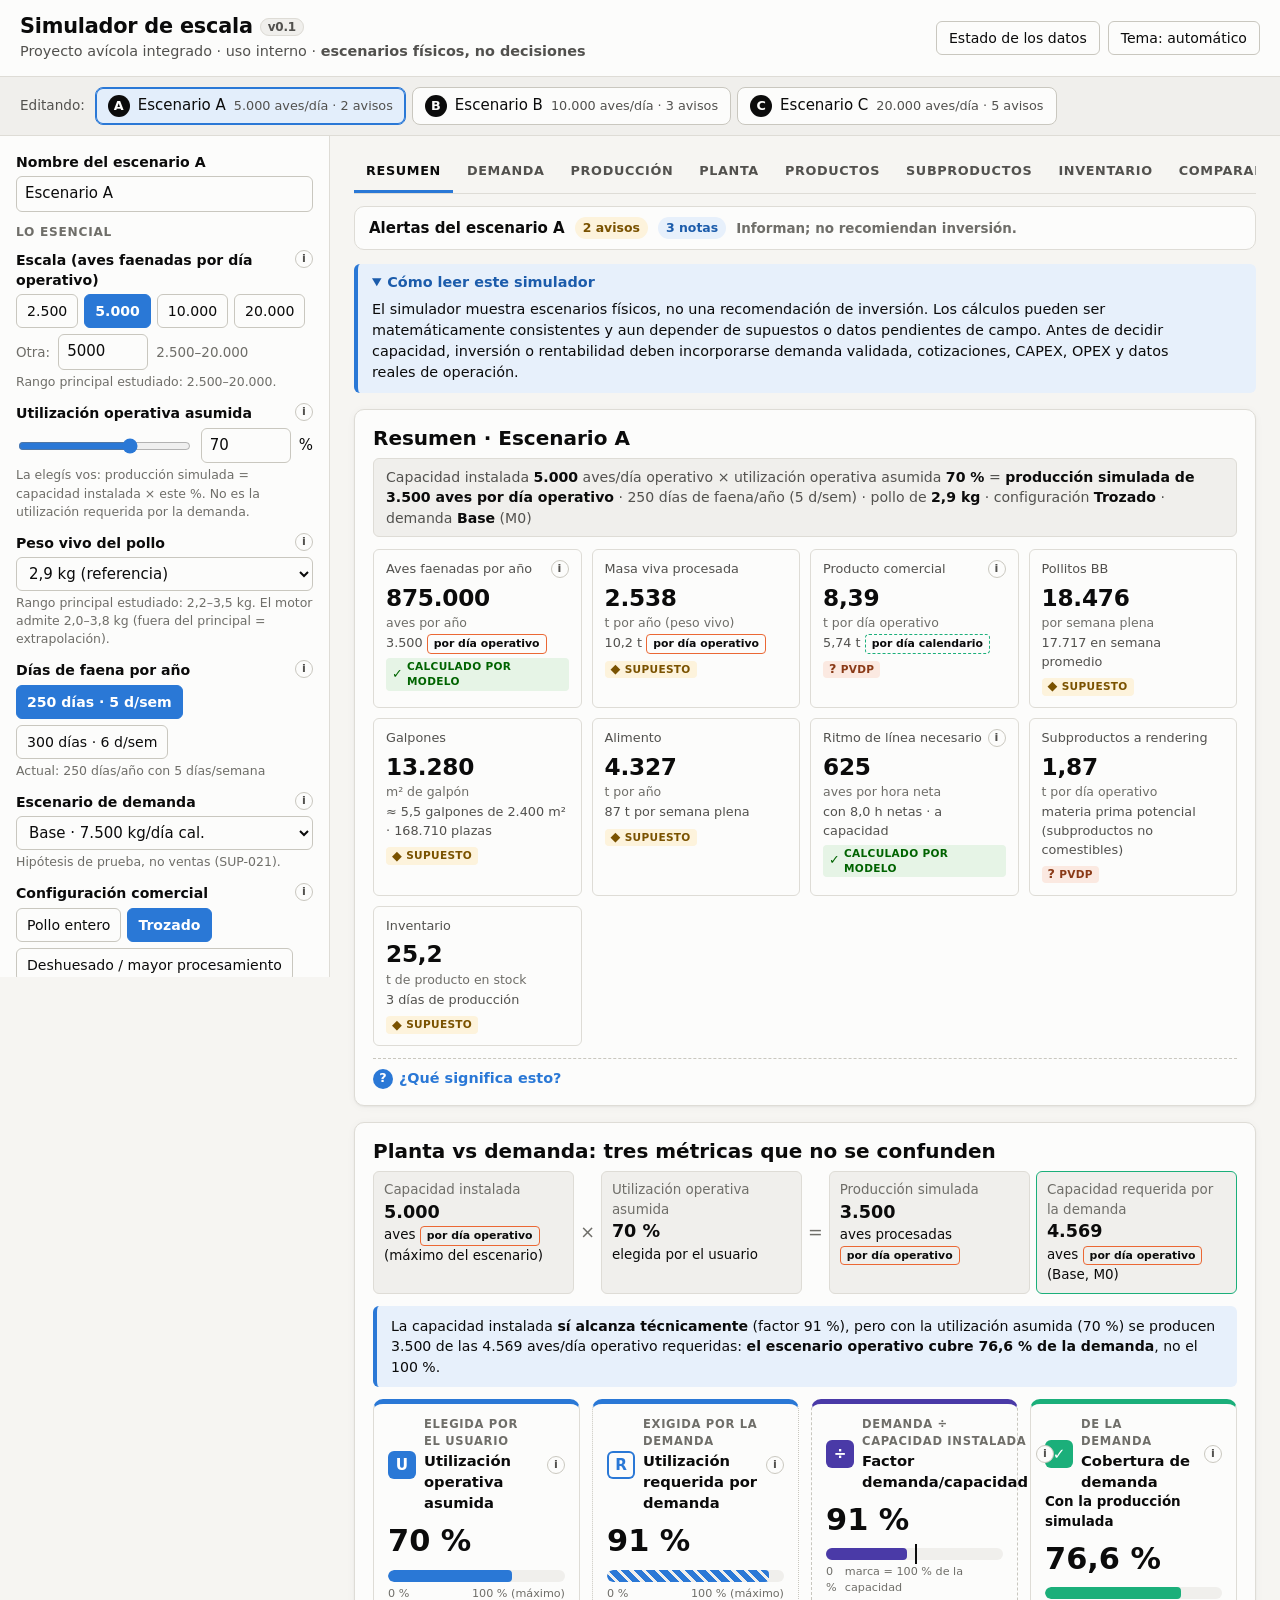
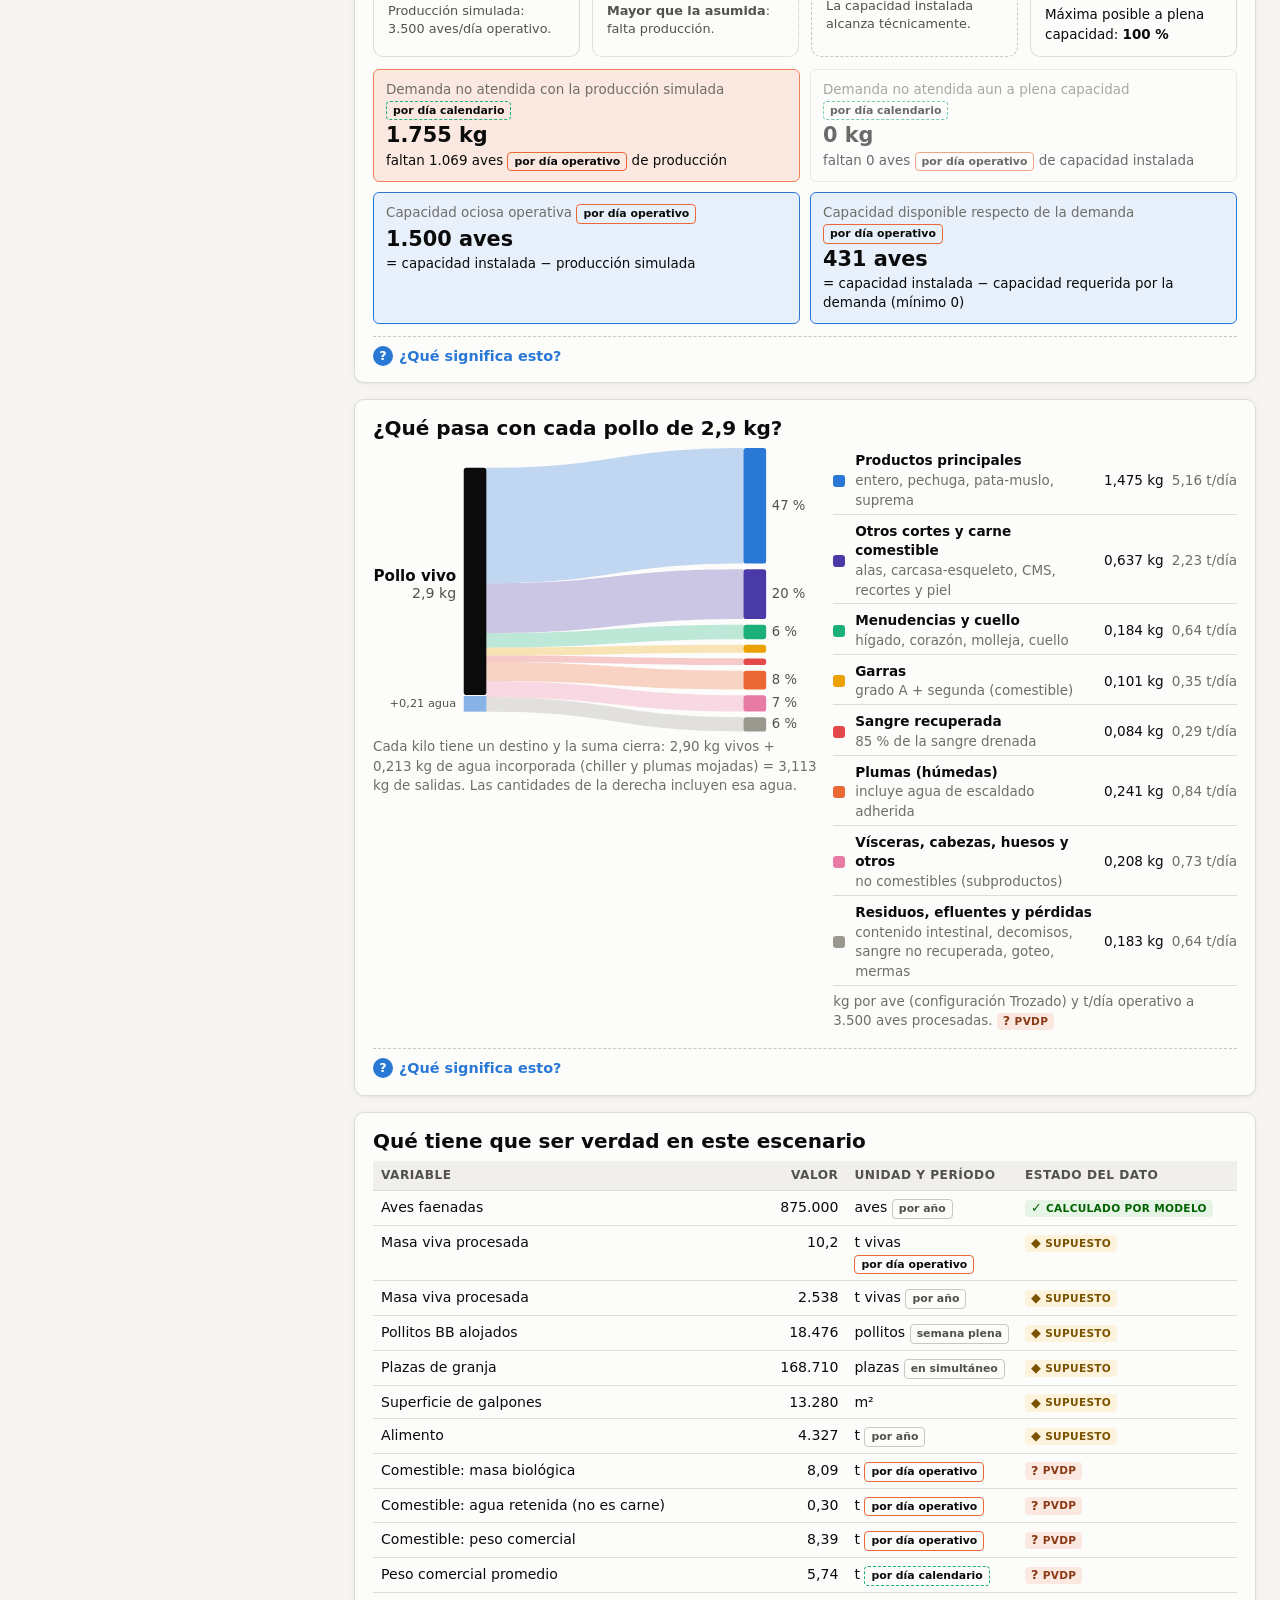
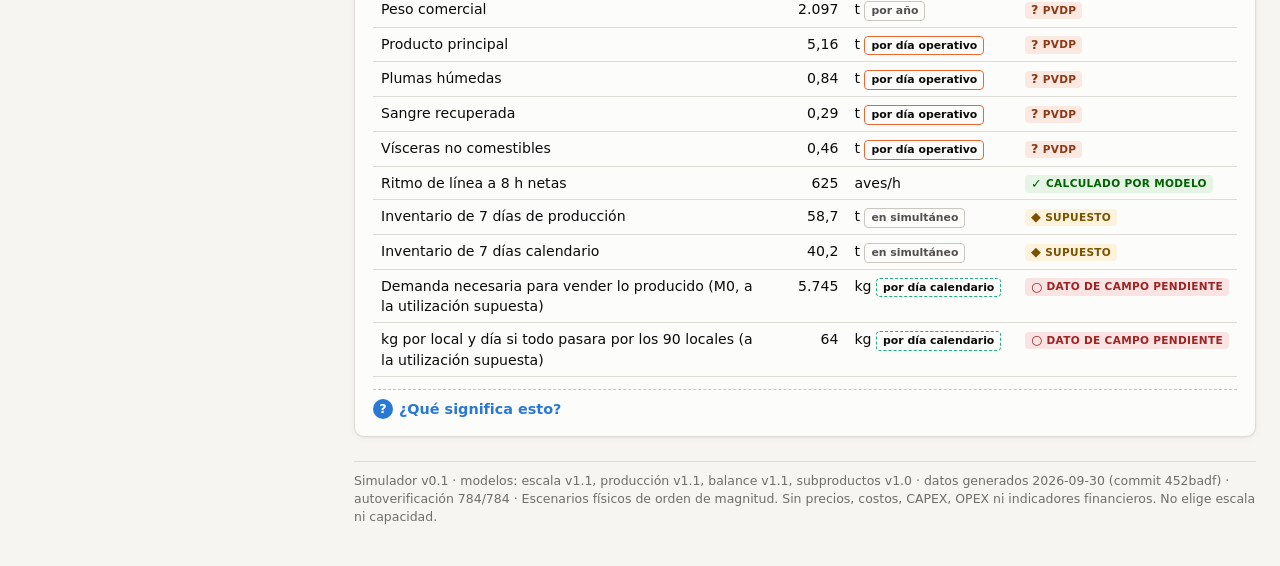
<file: 23_plan_expansion/simulador_html/index.html>
<!doctype html>
<html lang="es-AR">
<head>
  <meta charset="utf-8">
  <meta name="viewport" content="width=device-width, initial-scale=1">
  <title>Simulador de escala avícola</title>
  <meta name="description" content="Simulador interno v0.1: escenarios físicos de escala (aves, granjas, productos, subproductos, inventario y demanda). Sin economía.">
  <link rel="stylesheet" href="styles.css">
</head>
<body>
  <a class="saltar" href="#contenido">Saltar al contenido</a>

  <header class="cabecera">
    <div class="cabecera-titulo">
      <h1>Simulador de escala <span class="version">v0.1</span></h1>
      <p class="subtitulo">Proyecto avícola integrado · uso interno · <strong>escenarios físicos, no decisiones</strong></p>
    </div>
    <div class="cabecera-acciones">
      <button type="button" class="btn-sec" id="btn-leyenda" aria-expanded="false" aria-controls="leyenda-estados">Estado de los datos</button>
      <button type="button" class="btn-sec" id="btn-tema" title="Cambiar tema claro / oscuro">Tema: automático</button>
    </div>
  </header>

  <div id="leyenda-estados" class="leyenda-estados" hidden></div>

  <nav class="barra-escenarios" aria-label="Escenarios A, B y C">
    <span class="barra-escenarios-rotulo">Editando:</span>
    <div id="selector-escenarios" class="selector-escenarios" role="tablist"></div>
    <button type="button" class="btn-sec solo-movil" id="btn-parametros" aria-expanded="false" aria-controls="panel-entradas">Parámetros</button>
  </nav>

  <div class="disposicion">
    <aside id="panel-entradas" class="panel-entradas" aria-label="Parámetros del escenario"></aside>

    <main id="contenido" class="principal">
      <nav class="pestanas" aria-label="Secciones" id="pestanas"></nav>
      <section id="alertas" class="alertas" aria-live="polite"></section>
      <section id="vista" class="vista"></section>
      <footer class="pie" id="pie"></footer>
    </main>
  </div>

  <div id="sin-datos" class="sin-datos" hidden>
    <h2>Faltan los datos del simulador</h2>
    <p>No se encontró <code>data/simulador_data.js</code>. Regenerarlo con:</p>
    <pre>python3 23_plan_expansion/simulador_html/generar_datos_simulador.py</pre>
  </div>

  <script src="data/simulador_data.js"></script>
  <script src="calculo.js"></script>
  <script src="app.js"></script>
</body>
</html>
</file>
<file: 23_plan_expansion/simulador_html/styles.css>
/* Simulador de escala v0.1 — estilos. Sin fuentes ni librerías externas (funciona offline). */

:root {
  color-scheme: light;
  --fondo: #f6f5f2;
  --superficie: #fcfcfb;
  --superficie-2: #f0efec;
  --borde: #dedcd6;
  --borde-fuerte: #c9c7bf;
  --texto: #0b0b0b;
  --texto-2: #52514e;
  --texto-3: #6f6e69;
  --acento: #2a78d6;
  --acento-suave: #e3eefb;
  --foco: #2a78d6;

  /* categóricas (paleta de referencia validada; orden fijo) */
  --s1: #2a78d6; --s2: #eb6834; --s3: #1baf7a; --s4: #eda100;
  --s5: #e87ba4; --s6: #008300; --s7: #4a3aa7; --s8: #e34948;
  --gris-serie: #9a988f;

  /* tres métricas que no se confunden */
  --m-util: #2a78d6;      /* utilización: planta */
  --m-factor: #4a3aa7;    /* factor demanda/capacidad */
  --m-cob: #1baf7a;       /* cobertura: demanda */

  /* estados (reservados) */
  --ok: #0ca30c; --ok-texto: #006300; --ok-fondo: #e6f4e6;
  --aviso: #fab219; --aviso-texto: #7a5200; --aviso-fondo: #fdf3dc;
  --serio: #ec835a; --serio-texto: #8a3a17; --serio-fondo: #fbe9e1;
  --critico: #d03b3b; --critico-texto: #9c2424; --critico-fondo: #fae3e3;
  --info-texto: #1c5cab; --info-fondo: #e7f0fb;

  --radio: 10px;
  --radio-sm: 6px;
  --sombra: 0 1px 2px rgba(0, 0, 0, .05), 0 1px 8px rgba(0, 0, 0, .04);
  --fuente: system-ui, -apple-system, "Segoe UI", Roboto, "Helvetica Neue", Arial, sans-serif;
  --mono: ui-monospace, SFMono-Regular, Menlo, Consolas, monospace;
}

@media (prefers-color-scheme: dark) {
  :root:not([data-theme="light"]) {
    color-scheme: dark;
    --fondo: #121211; --superficie: #1a1a19; --superficie-2: #242422; --borde: #34332f; --borde-fuerte: #4a4944;
    --texto: #ffffff; --texto-2: #c3c2b7; --texto-3: #9d9c93; --acento: #3987e5; --acento-suave: #1b2c42; --foco: #6da7ec;
    --s1: #3987e5; --s2: #d95926; --s3: #199e70; --s4: #c98500; --s5: #d55181; --s6: #008300; --s7: #9085e9; --s8: #e66767;
    --gris-serie: #7c7a72;
    --m-util: #3987e5; --m-factor: #9085e9; --m-cob: #199e70;
    --ok-texto: #7fd67f; --ok-fondo: #173017; --aviso-texto: #fbc95a; --aviso-fondo: #3a2e0f;
    --serio-texto: #f3a584; --serio-fondo: #3d2217; --critico-texto: #f08a8a; --critico-fondo: #3d1b1b;
    --info-texto: #9ec5f4; --info-fondo: #182a40;
    --sombra: 0 1px 2px rgba(0, 0, 0, .4);
  }
}
:root[data-theme="dark"] {
  color-scheme: dark;
  --fondo: #121211; --superficie: #1a1a19; --superficie-2: #242422; --borde: #34332f; --borde-fuerte: #4a4944;
  --texto: #ffffff; --texto-2: #c3c2b7; --texto-3: #9d9c93; --acento: #3987e5; --acento-suave: #1b2c42; --foco: #6da7ec;
  --s1: #3987e5; --s2: #d95926; --s3: #199e70; --s4: #c98500; --s5: #d55181; --s6: #008300; --s7: #9085e9; --s8: #e66767;
  --gris-serie: #7c7a72;
  --m-util: #3987e5; --m-factor: #9085e9; --m-cob: #199e70;
  --ok-texto: #7fd67f; --ok-fondo: #173017; --aviso-texto: #fbc95a; --aviso-fondo: #3a2e0f;
  --serio-texto: #f3a584; --serio-fondo: #3d2217; --critico-texto: #f08a8a; --critico-fondo: #3d1b1b;
  --info-texto: #9ec5f4; --info-fondo: #182a40;
  --sombra: 0 1px 2px rgba(0, 0, 0, .4);
}

* { box-sizing: border-box; }
html { -webkit-text-size-adjust: 100%; }
body {
  margin: 0; background: var(--fondo); color: var(--texto); font-family: var(--fuente);
  font-size: 15px; line-height: 1.45; overflow-x: hidden;
}
h1, h2, h3, h4 { line-height: 1.2; margin: 0; }
h2 { font-size: 1.25rem; }
h3 { font-size: 1.02rem; }
p { margin: .4em 0; }
code, pre { font-family: var(--mono); font-size: .88em; }
button, input, select { font: inherit; color: inherit; }
:focus-visible { outline: 2px solid var(--foco); outline-offset: 2px; }
.saltar { position: absolute; left: -999px; top: 0; }
.saltar:focus { left: 8px; top: 8px; background: var(--superficie); padding: 6px 10px; z-index: 10; }
.num { font-variant-numeric: tabular-nums; }
.muted { color: var(--texto-3); }
.pequeno { font-size: .84rem; }

/* ---------- cabecera ---------- */
.cabecera {
  display: flex; flex-wrap: wrap; gap: 12px; align-items: center; justify-content: space-between;
  padding: 14px 20px; background: var(--superficie); border-bottom: 1px solid var(--borde);
}
.cabecera h1 { font-size: 1.3rem; letter-spacing: -.01em; }
.version { font-size: .75rem; font-weight: 600; color: var(--texto-2); background: var(--superficie-2); border: 1px solid var(--borde); padding: 1px 7px; border-radius: 99px; vertical-align: middle; }
.subtitulo { margin: 2px 0 0; color: var(--texto-2); font-size: .9rem; }
.cabecera-acciones { display: flex; gap: 8px; flex-wrap: wrap; }

.btn, .btn-sec, .chip {
  border-radius: var(--radio-sm); border: 1px solid var(--borde-fuerte); background: var(--superficie);
  padding: 6px 12px; cursor: pointer; font-size: .88rem; min-height: 34px;
}
.btn { background: var(--acento); border-color: var(--acento); color: #fff; font-weight: 600; }
.btn-sec:hover, .chip:hover { background: var(--superficie-2); }
.chip[aria-pressed="true"] { background: var(--acento); border-color: var(--acento); color: #fff; font-weight: 600; }

.leyenda-estados { background: var(--superficie); border-bottom: 1px solid var(--borde); padding: 12px 20px; }
.leyenda-estados ul { list-style: none; padding: 0; margin: 6px 0 0; display: grid; gap: 8px; grid-template-columns: repeat(auto-fit, minmax(240px, 1fr)); }

/* ---------- barra de escenarios ---------- */
.barra-escenarios {
  display: flex; gap: 10px; align-items: center; padding: 10px 20px; background: var(--superficie-2);
  border-bottom: 1px solid var(--borde); position: sticky; top: 0; z-index: 5; flex-wrap: wrap;
}
.barra-escenarios-rotulo { font-size: .85rem; color: var(--texto-2); }
.selector-escenarios { display: flex; gap: 6px; flex-wrap: wrap; }
.tab-escenario {
  display: flex; align-items: center; gap: 8px; border: 1px solid var(--borde-fuerte); background: var(--superficie);
  border-radius: 8px; padding: 5px 12px; cursor: pointer; min-height: 38px;
}
.tab-escenario[aria-selected="true"] { border-color: var(--acento); box-shadow: inset 0 0 0 1px var(--acento); background: var(--acento-suave); }
.tab-escenario .letra { font-weight: 700; width: 22px; height: 22px; border-radius: 50%; display: grid; place-items: center; background: var(--texto); color: var(--superficie); font-size: .8rem; }
.tab-escenario .det { font-size: .8rem; color: var(--texto-2); }
.solo-movil { display: none; }

/* ---------- disposición ---------- */
.disposicion { display: grid; grid-template-columns: 330px minmax(0, 1fr); align-items: start; }
.panel-entradas {
  background: var(--superficie); border-right: 1px solid var(--borde); padding: 16px 16px 40px;
  position: sticky; top: 59px; max-height: calc(100vh - 59px); overflow-y: auto;
}
.principal { padding: 16px 24px 40px; min-width: 0; }

/* ---------- entradas ---------- */
.grupo { border: 0; padding: 0; margin: 0 0 16px; }
.grupo > legend, .grupo-titulo { font-size: .76rem; font-weight: 700; letter-spacing: .06em; text-transform: uppercase; color: var(--texto-3); margin-bottom: 8px; padding: 0; }
.campo { margin-bottom: 12px; }
.campo label, .campo .rotulo { display: flex; justify-content: space-between; gap: 6px; font-size: .88rem; font-weight: 600; margin-bottom: 4px; }
.campo .ayuda { font-size: .78rem; color: var(--texto-3); margin-top: 3px; }
.campo input[type="number"], .campo input[type="text"], .campo select {
  width: 100%; padding: 6px 8px; border: 1px solid var(--borde-fuerte); border-radius: var(--radio-sm); background: var(--superficie); min-height: 34px;
}
.campo input[type="range"] { width: 100%; accent-color: var(--acento); }
.campo input:invalid { border-color: var(--critico); }
.chips { display: flex; flex-wrap: wrap; gap: 6px; }
.chips .chip { padding: 5px 10px; }
.fila-2 { display: grid; grid-template-columns: 1fr 1fr; gap: 8px; }
.en-linea { display: flex; gap: 8px; align-items: center; }
.en-linea input[type="number"] { width: 90px; flex: none; }
details.avanzado { border: 1px solid var(--borde); border-radius: var(--radio); padding: 10px 12px; margin: 8px 0 16px; background: var(--superficie-2); }
details.avanzado > summary { cursor: pointer; font-weight: 700; font-size: .92rem; }
details.avanzado[open] > summary { margin-bottom: 12px; }
.acciones-escenario { display: flex; flex-wrap: wrap; gap: 6px; margin-top: 8px; }
.nota-entrada { font-size: .78rem; color: var(--texto-3); border-left: 3px solid var(--borde-fuerte); padding-left: 8px; margin: 6px 0 12px; }

/* ---------- pestañas ---------- */
.pestanas { display: flex; gap: 2px; overflow-x: auto; border-bottom: 1px solid var(--borde); margin-bottom: 12px; scrollbar-width: thin; }
.pestanas button {
  border: 0; background: none; padding: 10px 12px; font-size: .8rem; font-weight: 700; letter-spacing: .05em; color: var(--texto-2);
  border-bottom: 3px solid transparent; cursor: pointer; white-space: nowrap;
}
.pestanas button[aria-selected="true"] { color: var(--texto); border-bottom-color: var(--acento); }
.pestanas button.deshabilitada { color: var(--texto-3); font-style: italic; }
.pestanas button.deshabilitada::after { content: " · próximamente"; font-weight: 400; letter-spacing: 0; text-transform: none; font-size: .75rem; }

/* ---------- alertas ---------- */
.alertas { margin-bottom: 14px; }
.alertas details { border: 1px solid var(--borde); border-radius: var(--radio); background: var(--superficie); }
.alertas summary { cursor: pointer; padding: 10px 14px; display: flex; gap: 10px; flex-wrap: wrap; align-items: center; font-weight: 600; }
.alertas ul { list-style: none; margin: 0; padding: 0 12px 12px; display: grid; gap: 8px; }
.alerta { border-radius: var(--radio-sm); padding: 8px 12px; border-left: 4px solid; font-size: .88rem; }
.alerta strong { display: block; }
.alerta .ref { font-size: .75rem; opacity: .85; }
.alerta.aviso { background: var(--aviso-fondo); border-color: var(--aviso); color: var(--texto); }
.alerta.aviso strong { color: var(--aviso-texto); }
.alerta.info { background: var(--info-fondo); border-color: var(--acento); }
.alerta.info strong { color: var(--info-texto); }
.alerta.bloqueo { background: var(--critico-fondo); border-color: var(--critico); }
.alerta.bloqueo strong { color: var(--critico-texto); }
.cuenta { font-size: .78rem; font-weight: 700; padding: 2px 8px; border-radius: 99px; }
.cuenta.aviso { background: var(--aviso-fondo); color: var(--aviso-texto); }
.cuenta.info { background: var(--info-fondo); color: var(--info-texto); }
.cuenta.bloqueo { background: var(--critico-fondo); color: var(--critico-texto); }

/* ---------- vista ---------- */
.vista { display: grid; gap: 16px; }
.tarjeta { background: var(--superficie); border: 1px solid var(--borde); border-radius: var(--radio); padding: 16px 18px; box-shadow: var(--sombra); min-width: 0; }
.tarjeta > h2, .tarjeta > h3 { margin-bottom: 6px; }
.tarjeta-cab { display: flex; justify-content: space-between; align-items: baseline; gap: 10px; flex-wrap: wrap; margin-bottom: 8px; }
.base-calculo { font-size: .88rem; color: var(--texto-2); background: var(--superficie-2); border: 1px solid var(--borde); border-radius: var(--radio-sm); padding: 8px 12px; }
.base-calculo strong { color: var(--texto); }
.grilla-2 { display: grid; grid-template-columns: repeat(2, minmax(0, 1fr)); gap: 16px; }
.grilla-3 { display: grid; grid-template-columns: repeat(3, minmax(0, 1fr)); gap: 16px; }

.kpis { display: grid; grid-template-columns: repeat(auto-fill, minmax(180px, 1fr)); gap: 10px; }
.kpi { border: 1px solid var(--borde); border-radius: var(--radio-sm); padding: 10px 12px; background: var(--superficie); min-width: 0; }
.kpi .kpi-rotulo { font-size: .8rem; color: var(--texto-2); display: flex; justify-content: space-between; gap: 4px; align-items: flex-start; }
.kpi .kpi-valor { font-size: 1.45rem; font-weight: 650; letter-spacing: -.01em; margin-top: 2px; }
.kpi .kpi-unidad { font-size: .78rem; color: var(--texto-3); }
.kpi .kpi-sec { font-size: .8rem; color: var(--texto-2); margin-top: 2px; }

/* tres métricas: formas, colores e íconos distintos */
.metricas { display: grid; grid-template-columns: repeat(3, minmax(0, 1fr)); gap: 12px; }
.metrica { border-radius: var(--radio); padding: 12px 14px; border: 1px solid var(--borde); background: var(--superficie); border-top: 5px solid; min-width: 0; }
.metrica.util { border-top-color: var(--m-util); }
.metrica.factor { border-style: dashed; border-color: var(--borde-fuerte); border-top-style: solid; border-top-color: var(--m-factor); }
.metrica.cob { border-top-color: var(--m-cob); }
.metrica.req { border-top-color: var(--m-util); border-style: dotted; border-top-style: solid; border-color: var(--borde-fuerte); border-top-color: var(--m-util); }
.req .metrica-icono { background: var(--superficie); color: var(--m-util); box-shadow: inset 0 0 0 2px var(--m-util); }
.req .medidor > span { background: repeating-linear-gradient(45deg, var(--m-util) 0 6px, transparent 6px 9px); }
.metricas-4 { grid-template-columns: repeat(4, minmax(0, 1fr)); margin-top: 12px; }
.resultado-4 { grid-template-columns: repeat(2, minmax(0, 1fr)); }
.metrica-cab { display: flex; align-items: center; gap: 8px; }
.metrica-icono { width: 28px; height: 28px; border-radius: 6px; display: grid; place-items: center; font-weight: 800; color: #fff; flex: none; font-size: .95rem; }
.util .metrica-icono { background: var(--m-util); }
.factor .metrica-icono { background: var(--m-factor); }
.cob .metrica-icono { background: var(--m-cob); }
.metrica-nombre { font-weight: 700; font-size: .92rem; }
.metrica-de { font-size: .72rem; font-weight: 700; letter-spacing: .06em; text-transform: uppercase; color: var(--texto-3); }
.metrica-valor { font-size: 1.9rem; font-weight: 700; margin: 6px 0 2px; font-variant-numeric: tabular-nums; }
.metrica-def { font-size: .8rem; color: var(--texto-2); }
.medidor { position: relative; height: 12px; background: var(--superficie-2); border-radius: 6px; margin: 6px 0 4px; overflow: hidden; }
.medidor > span { position: absolute; left: 0; top: 0; bottom: 0; border-radius: 6px 4px 4px 6px; }
.util .medidor > span { background: var(--m-util); }
.cob .medidor > span { background: var(--m-cob); }
.medidor-factor { position: relative; height: 12px; background: var(--superficie-2); border-radius: 6px; margin: 6px 0 4px; }
.medidor-factor > span { position: absolute; left: 0; top: 0; bottom: 0; background: var(--m-factor); border-radius: 6px 4px 4px 6px; }
.medidor-factor > i { position: absolute; top: -4px; bottom: -4px; width: 2px; background: var(--texto); }
.medidor-factor > b { position: absolute; top: -18px; font-size: .68rem; font-weight: 600; transform: translateX(-50%); color: var(--texto-2); }
.medidor-escala { display: flex; justify-content: space-between; font-size: .7rem; color: var(--texto-3); }
.resultado-demanda { margin-top: 12px; display: grid; grid-template-columns: repeat(2, minmax(0, 1fr)); gap: 10px; }
.caja-estado { border-radius: var(--radio-sm); padding: 10px 12px; border: 1px solid var(--borde); }
.caja-estado.activa.falta { background: var(--serio-fondo); border-color: var(--serio); }
.caja-estado.activa.sobra { background: var(--info-fondo); border-color: var(--acento); }
.caja-estado:not(.activa) { opacity: .6; }
.caja-estado .valor { font-size: 1.3rem; font-weight: 700; font-variant-numeric: tabular-nums; }

/* tablas */
.tabla-envoltura { overflow-x: auto; }
table { border-collapse: collapse; width: 100%; font-size: .88rem; }
th, td { text-align: left; padding: 6px 8px; border-bottom: 1px solid var(--borde); vertical-align: top; }
th { font-size: .76rem; font-weight: 700; color: var(--texto-2); text-transform: uppercase; letter-spacing: .04em; background: var(--superficie-2); }
.kpi .estado { white-space: normal; }
th:first-child, td:first-child { min-width: 8.5em; }
td.sel { background: var(--acento-suave); }
td.n, th.n { text-align: right; font-variant-numeric: tabular-nums; white-space: nowrap; }
tr.sel td { background: var(--acento-suave); }
tr.sub td:first-child { padding-left: 22px; color: var(--texto-2); }
tr.total td { font-weight: 700; }
.periodo { display: inline-block; font-size: .68rem; font-weight: 700; padding: 1px 6px; border-radius: 4px; border: 1px solid var(--borde-fuerte); color: var(--texto-2); white-space: nowrap; }
.periodo.op { border-color: var(--s2); color: var(--texto); }
.periodo.cal { border-color: var(--s3); color: var(--texto); border-style: dashed; }

/* estado del dato */
.estado { display: inline-flex; align-items: center; gap: 4px; font-size: .66rem; font-weight: 700; letter-spacing: .03em; padding: 1px 6px; border-radius: 4px; white-space: nowrap; cursor: help; text-transform: uppercase; }
.estado::before { font-size: .8rem; line-height: 1; }
.estado.modelo { background: var(--ok-fondo); color: var(--ok-texto); }
.estado.modelo::before { content: "✓"; }
.estado.supuesto { background: var(--aviso-fondo); color: var(--aviso-texto); }
.estado.supuesto::before { content: "◆"; }
.estado.pvdp { background: var(--serio-fondo); color: var(--serio-texto); }
.estado.pvdp::before { content: "?"; font-weight: 900; }
.estado.campo { background: var(--critico-fondo); color: var(--critico-texto); }
.estado.campo::before { content: "○"; }
.estado.matematico { background: var(--superficie); color: var(--critico-texto); box-shadow: inset 0 0 0 1px var(--critico); }
.estado.matematico::before { content: "∑"; }
.banderas { display: flex; flex-wrap: wrap; gap: 6px; margin-bottom: 8px; }
.bandera { font-size: .72rem; font-weight: 800; letter-spacing: .04em; padding: 3px 8px; border-radius: 4px; background: var(--critico-fondo); color: var(--critico-texto); border: 1px solid var(--critico); cursor: help; }
details.como-leer { background: var(--info-fondo); border-left: 4px solid var(--acento); border-radius: var(--radio-sm); padding: 8px 14px; font-size: .9rem; }
details.como-leer > summary { cursor: pointer; font-weight: 700; color: var(--info-texto); }
details.como-leer p { margin: 6px 0 2px; max-width: 90ch; }

/* tooltip */
.tip { display: inline-grid; place-items: center; width: 18px; height: 18px; border-radius: 50%; border: 1px solid var(--borde-fuerte); font-size: .7rem; font-weight: 700; color: var(--texto-2); cursor: help; position: relative; flex: none; background: var(--superficie); }
.tip:hover::after, .tip:focus::after {
  content: attr(data-tip); position: absolute; z-index: 20; top: 22px; right: -8px; width: min(300px, 78vw); padding: 8px 10px;
  background: var(--texto); color: var(--superficie); border-radius: 6px; font-size: .78rem; font-weight: 400; line-height: 1.4; text-align: left; white-space: normal; letter-spacing: 0; text-transform: none;
}

/* explicaciones */
details.explica { border-top: 1px dashed var(--borde-fuerte); margin-top: 12px; padding-top: 8px; }
details.explica > summary { cursor: pointer; font-weight: 600; color: var(--acento); font-size: .9rem; list-style: none; display: inline-flex; gap: 6px; align-items: center; }
details.explica > summary::-webkit-details-marker { display: none; }
details.explica > summary::before { content: "?"; display: inline-grid; place-items: center; width: 20px; height: 20px; border-radius: 50%; background: var(--acento); color: #fff; font-weight: 800; font-size: .8rem; }
.explica-cuerpo { font-size: .9rem; color: var(--texto); background: var(--superficie-2); border-radius: var(--radio-sm); padding: 10px 14px; margin-top: 8px; max-width: 78ch; }
.explica-cuerpo ul { padding-left: 1.2em; margin: .4em 0; }
.explica-cuerpo .fuente { font-size: .76rem; color: var(--texto-3); margin-top: 8px; }

.aviso-caja { border-radius: var(--radio-sm); padding: 10px 14px; background: var(--aviso-fondo); border-left: 4px solid var(--aviso); font-size: .9rem; }
.aviso-caja strong { color: var(--aviso-texto); }
.nota-caja { border-radius: var(--radio-sm); padding: 10px 14px; background: var(--info-fondo); border-left: 4px solid var(--acento); font-size: .88rem; }

/* gráficos */
.grafico { width: 100%; height: auto; display: block; }
.grafico text { fill: var(--texto-2); font-family: var(--fuente); }
.leyenda { display: grid; gap: 4px; margin: 0; padding: 0; list-style: none; font-size: .85rem; }
.leyenda li { display: grid; grid-template-columns: 14px minmax(0, 1fr) auto auto; gap: 8px; align-items: center; padding: 3px 0; border-bottom: 1px solid var(--borde); }
.leyenda .sw { width: 12px; height: 12px; border-radius: 3px; }
.pollo-flujo { display: grid; grid-template-columns: minmax(0, 1.1fr) minmax(0, 1fr); gap: 16px; align-items: start; }
.barras { display: grid; gap: 6px; }
.barra-fila { display: grid; grid-template-columns: minmax(110px, 190px) minmax(0, 1fr) 76px; gap: 8px; align-items: center; font-size: .85rem; }
.barra-fila .pista { height: 14px; background: var(--superficie-2); border-radius: 3px; position: relative; }
.barra-fila .pista > span { position: absolute; left: 0; top: 0; bottom: 0; background: var(--s1); border-radius: 2px 4px 4px 2px; min-width: 2px; }
.barra-fila .v { text-align: right; font-variant-numeric: tabular-nums; }
.barra-apilada { display: flex; height: 26px; border-radius: 6px; overflow: hidden; gap: 2px; background: var(--superficie); }
.barra-apilada > span { display: block; height: 100%; }
.cadena { display: flex; flex-wrap: wrap; gap: 6px; align-items: stretch; }
.eslabon { border: 1px solid var(--borde); border-radius: var(--radio-sm); padding: 8px 10px; background: var(--superficie-2); min-width: 130px; flex: 1; }
.eslabon .valor { font-size: 1.1rem; font-weight: 700; font-variant-numeric: tabular-nums; }
.flecha { align-self: center; color: var(--texto-3); font-size: 1.1rem; }
.cap-dem { display: grid; gap: 10px; }
.cap-dem-fila { display: grid; grid-template-columns: minmax(120px, 210px) minmax(0, 1fr); gap: 10px; align-items: center; font-size: .86rem; }
.cap-dem-pista { position: relative; height: 26px; }
.cap-dem-pista > span { position: absolute; top: 0; bottom: 0; border-radius: 3px; }
.cap-dem-pista > i { position: absolute; top: -6px; bottom: -6px; width: 2px; background: var(--texto); }
.cap-dem-pista > em { position: absolute; top: 4px; font-size: .74rem; font-style: normal; font-weight: 700; white-space: nowrap; color: var(--texto); padding: 0 4px; }
.rayado { background-image: repeating-linear-gradient(45deg, transparent 0 5px, rgba(0, 0, 0, .28) 5px 7px); }

/* comparador */
.comp th:not(:first-child), .comp td:not(:first-child) { text-align: right; font-variant-numeric: tabular-nums; }
.comp td .rel { display: block; font-size: .72rem; color: var(--texto-3); }
.comp tr.seccion td { background: var(--superficie-2); font-weight: 700; font-size: .78rem; text-transform: uppercase; letter-spacing: .05em; color: var(--texto-2); }
.comp tr.futuro td { color: var(--texto-3); font-style: italic; }
.comp th .letra { display: inline-grid; place-items: center; width: 22px; height: 22px; border-radius: 50%; background: var(--texto); color: var(--superficie); margin-right: 4px; }

.deshabilitado { border: 2px dashed var(--borde-fuerte); background: var(--superficie-2); color: var(--texto-2); }
.pie { margin-top: 24px; font-size: .78rem; color: var(--texto-3); border-top: 1px solid var(--borde); padding-top: 10px; }
.sin-datos { max-width: 640px; margin: 60px auto; background: var(--superficie); padding: 20px; border-radius: var(--radio); border: 1px solid var(--borde); }
.error-bloqueo { background: var(--critico-fondo); border-left: 4px solid var(--critico); padding: 12px 14px; border-radius: var(--radio-sm); }
.error-bloqueo ul { margin: 6px 0 0; }

/* ---------- responsive ---------- */
@media (max-width: 1100px) {
  .disposicion { grid-template-columns: 290px minmax(0, 1fr); }
  .grilla-3 { grid-template-columns: repeat(2, minmax(0, 1fr)); }
  .metricas-4 { grid-template-columns: repeat(2, minmax(0, 1fr)); }
  .pollo-flujo { grid-template-columns: minmax(0, 1fr); }
}
@media (max-width: 860px) {
  .disposicion { grid-template-columns: minmax(0, 1fr); }
  .panel-entradas { position: static; max-height: none; border-right: 0; border-bottom: 1px solid var(--borde); display: none; }
  .panel-entradas.abierto { display: block; }
  .solo-movil { display: inline-block; margin-left: auto; }
  .principal { padding: 12px 16px 32px; }
  .metricas, .metricas-4, .grilla-2, .grilla-3, .resultado-demanda, .resultado-4 { grid-template-columns: minmax(0, 1fr); }
  .cabecera, .barra-escenarios, .leyenda-estados { padding-left: 16px; padding-right: 16px; }
  .tab-escenario .det { display: none; }
  .kpis { grid-template-columns: repeat(auto-fill, minmax(140px, 1fr)); }
  .kpi .kpi-valor { font-size: 1.25rem; }
  .barra-fila { grid-template-columns: minmax(90px, 130px) minmax(0, 1fr) 64px; }
  .cap-dem-fila { grid-template-columns: minmax(0, 1fr); gap: 4px; }
}
@media print {
  .panel-entradas, .pestanas, .barra-escenarios, .cabecera-acciones { display: none !important; }
  .disposicion { grid-template-columns: 1fr; }
}
@media (forced-colors: active) {
  .medidor > span, .medidor-factor > span, .barra-fila .pista > span { forced-color-adjust: none; }
}
</file>
